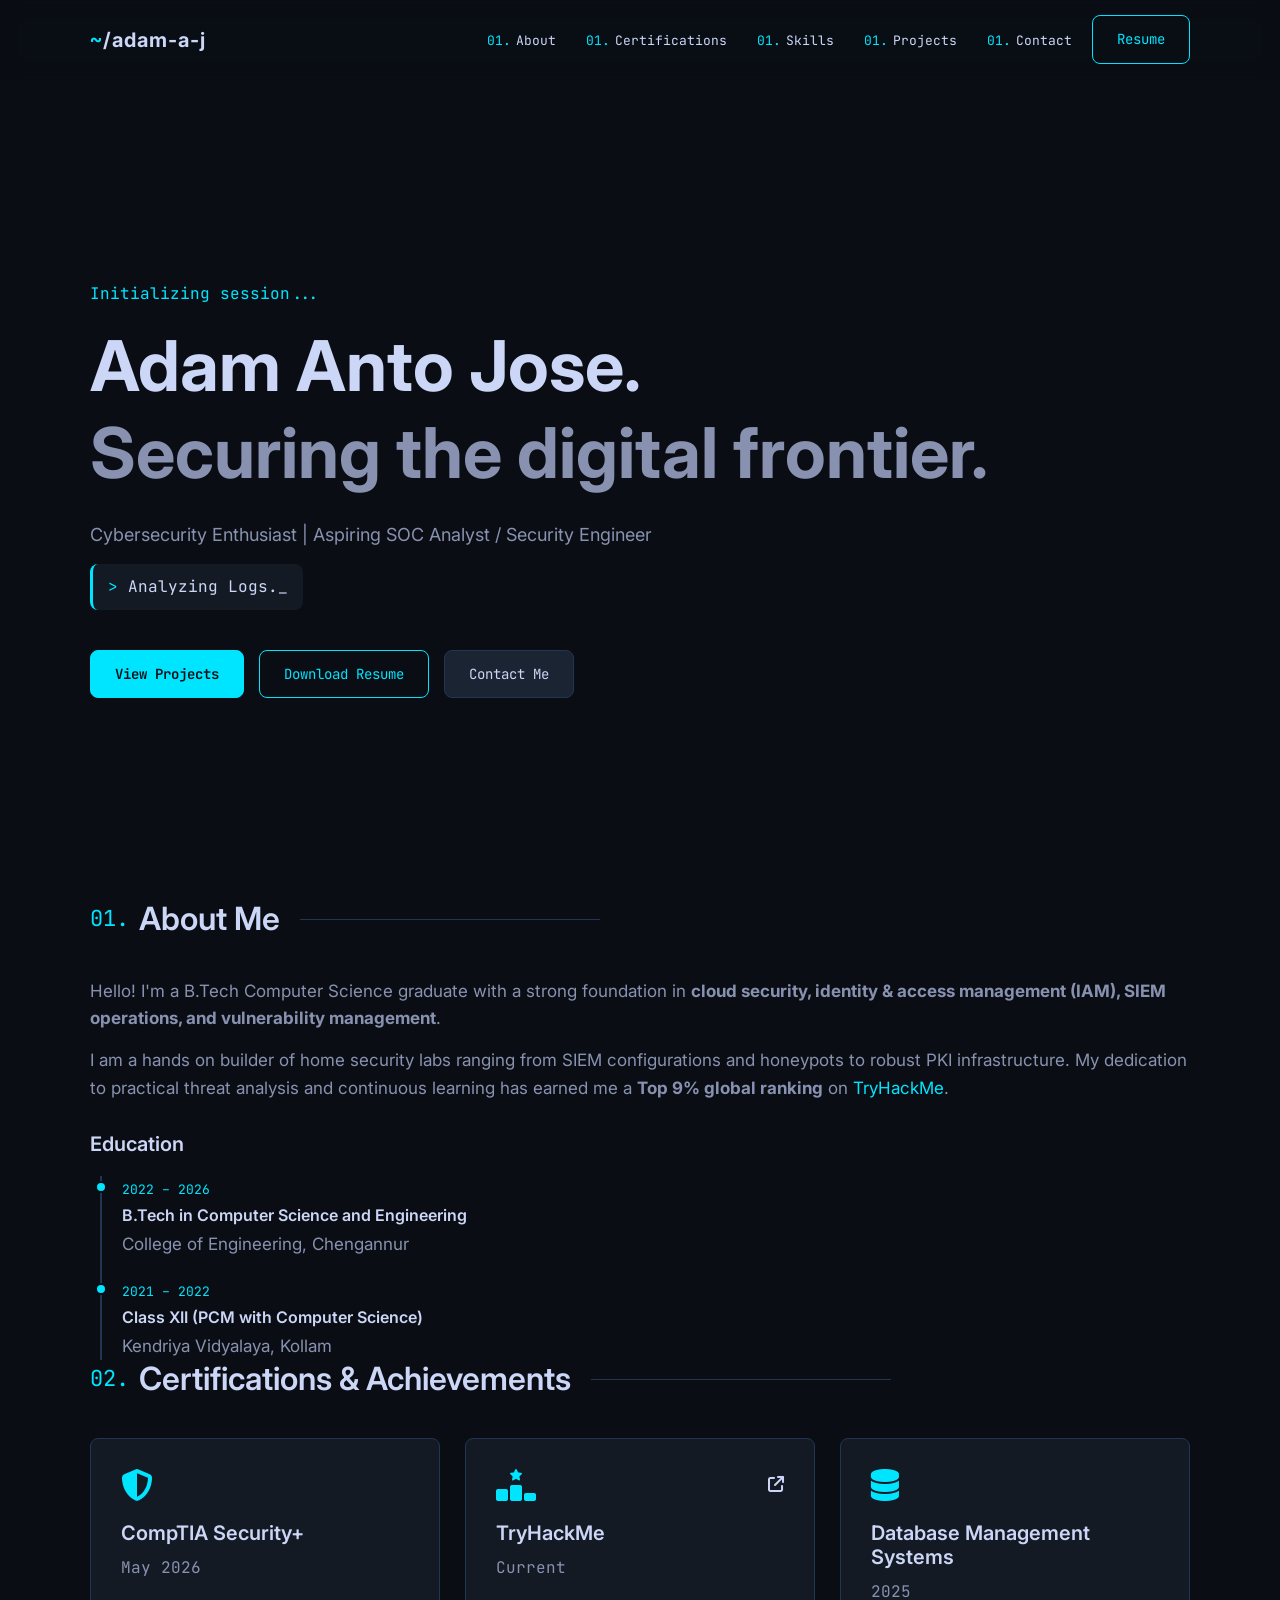
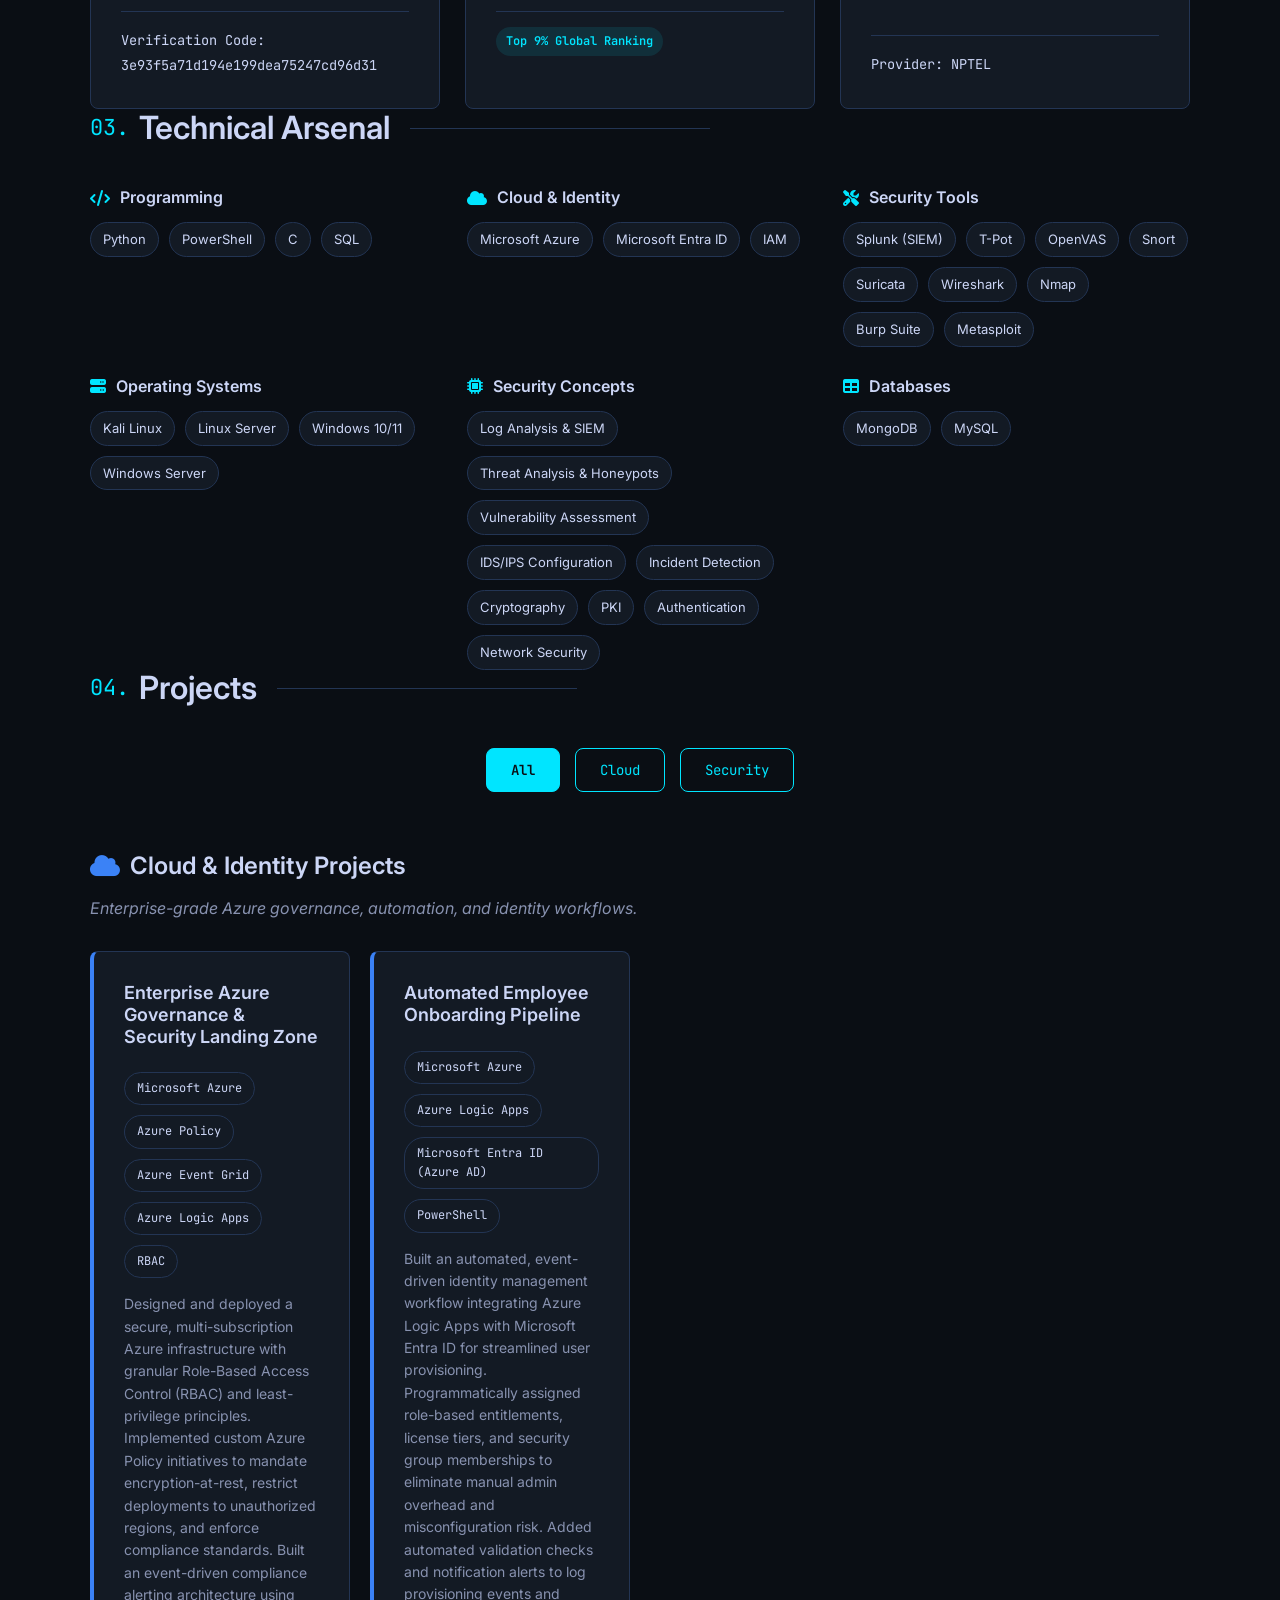
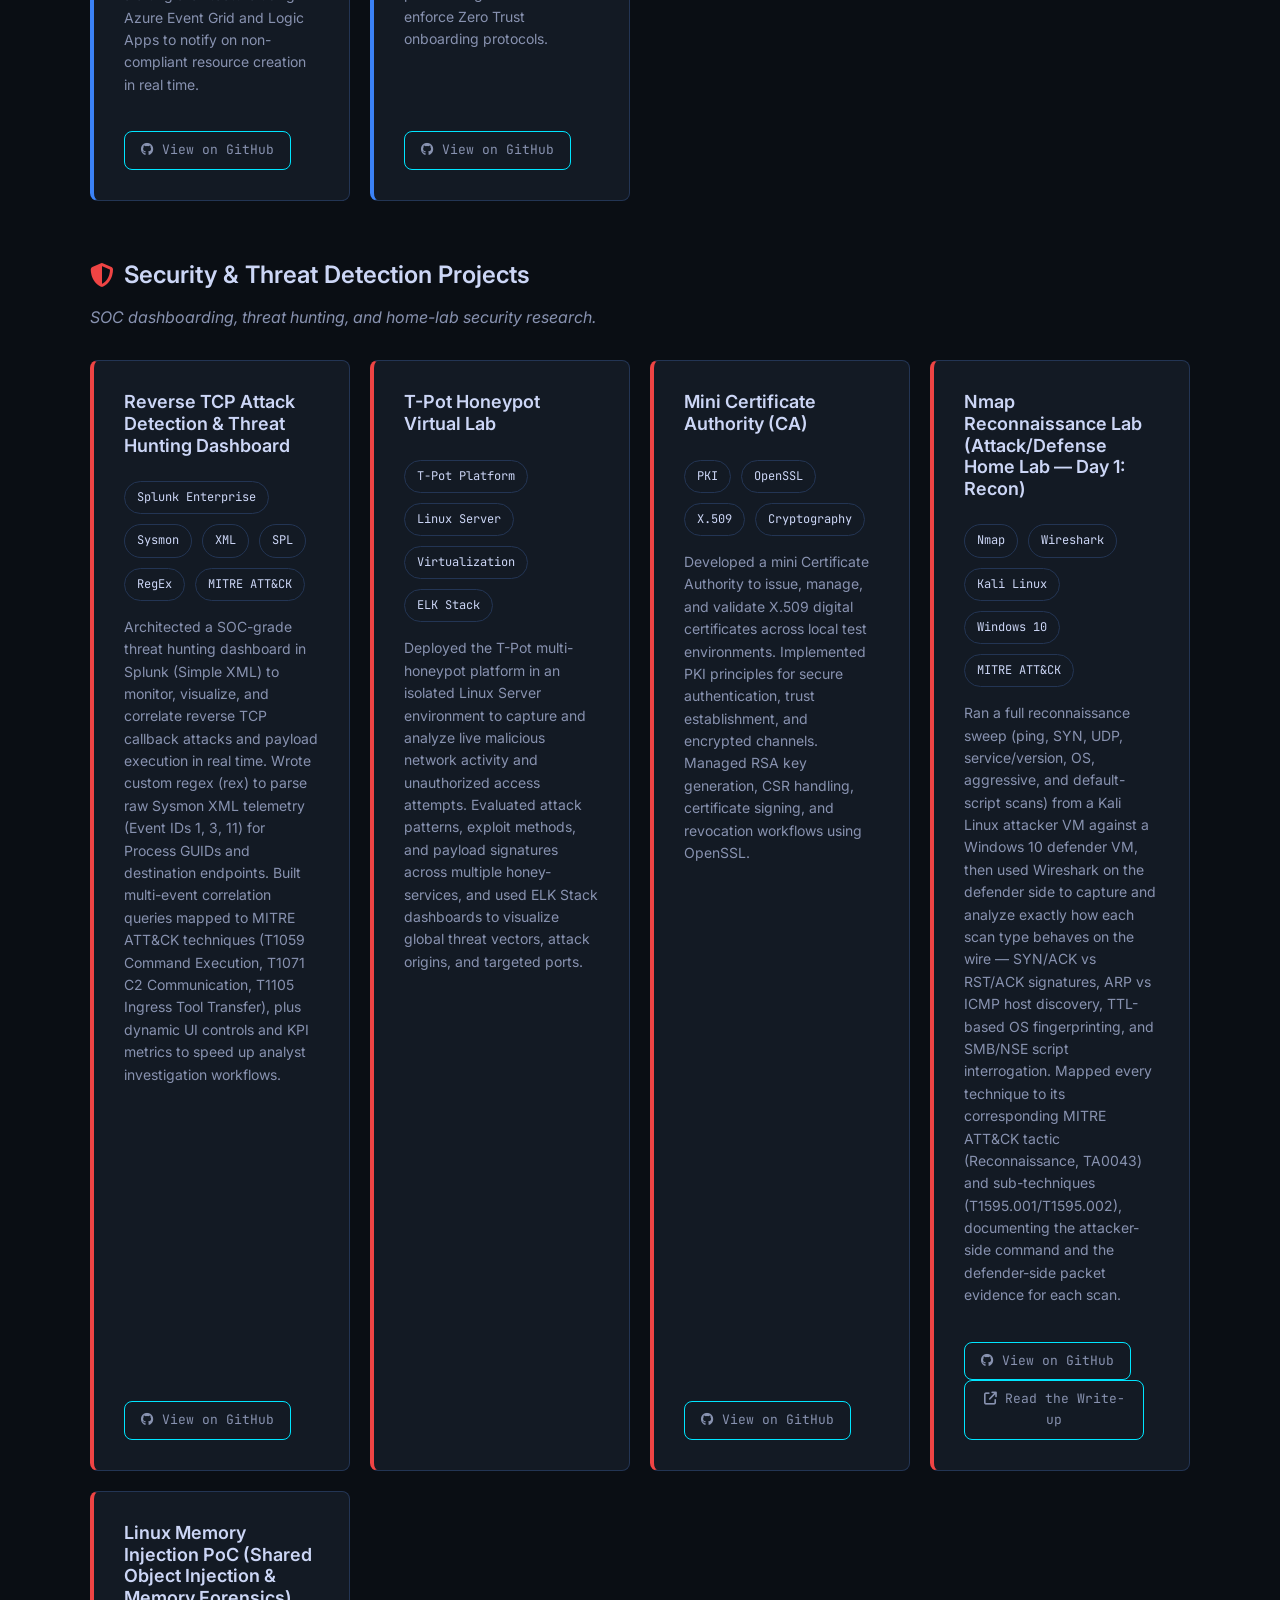
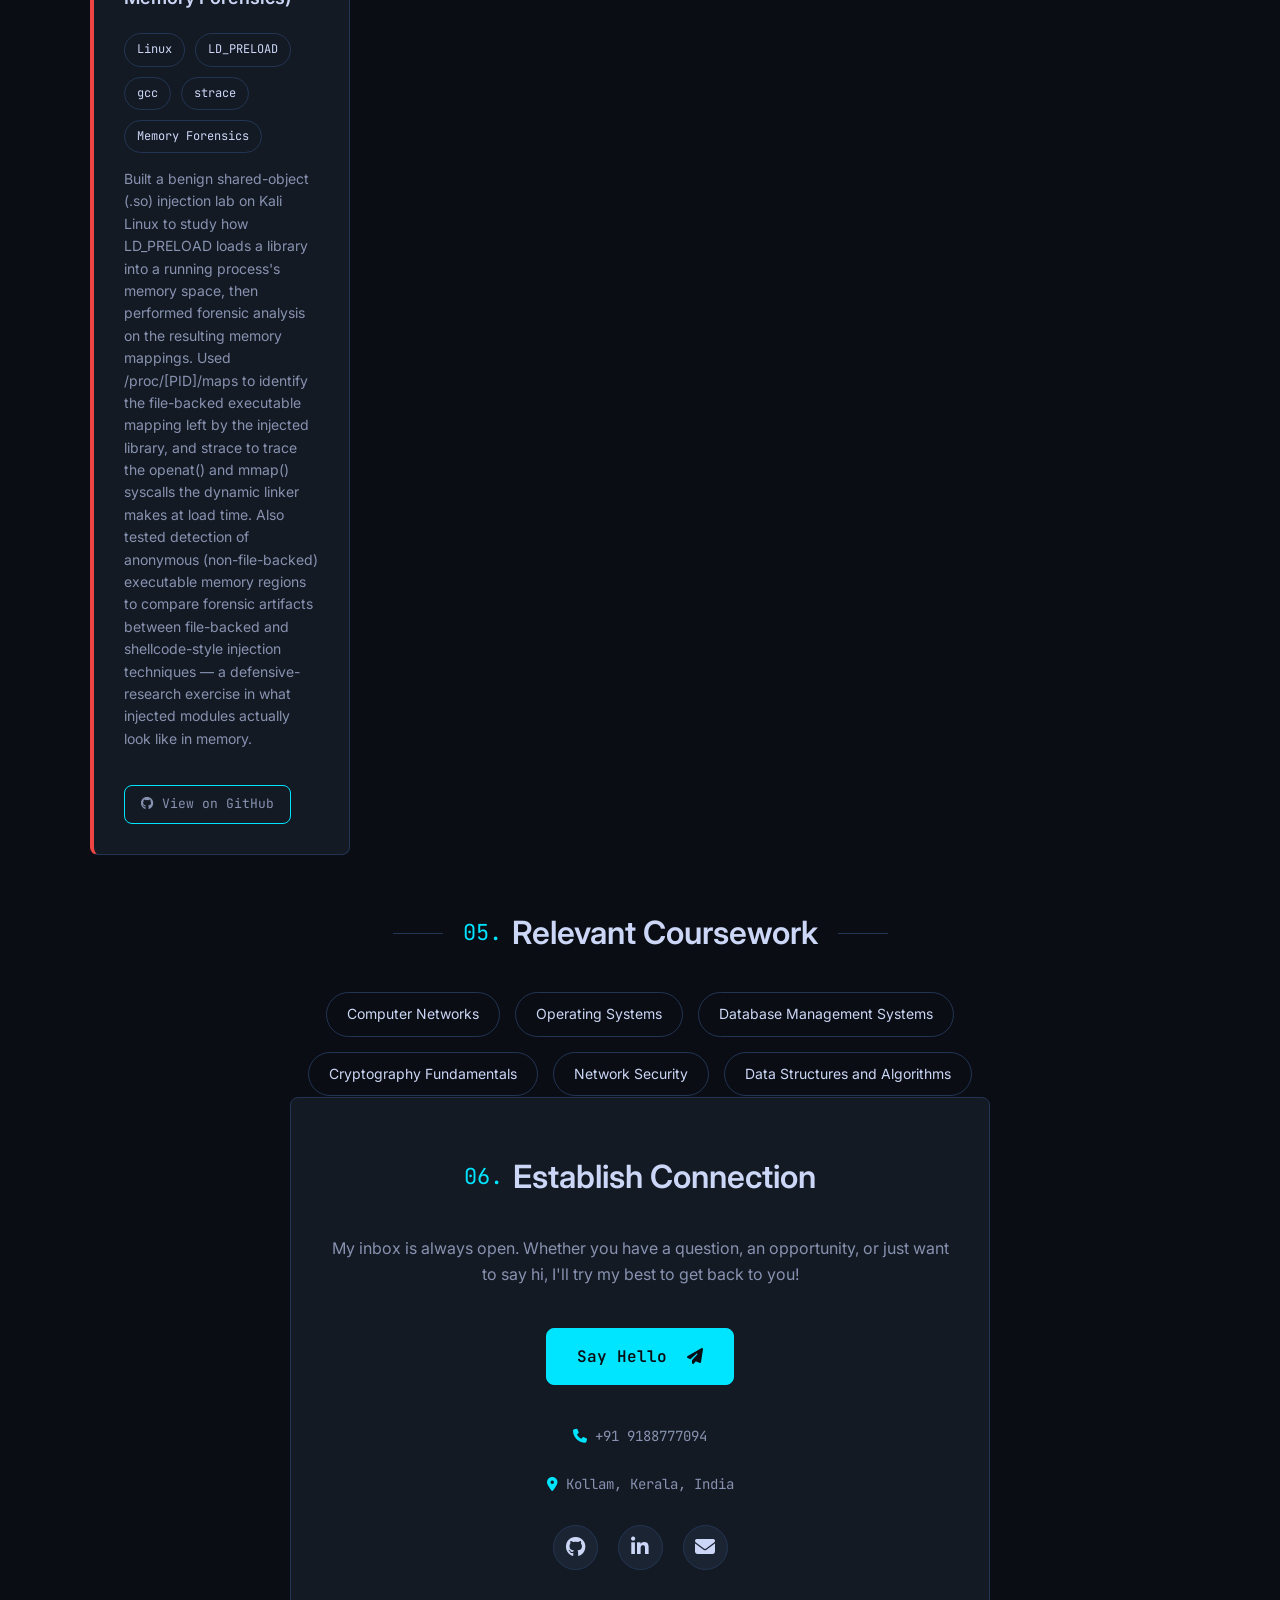
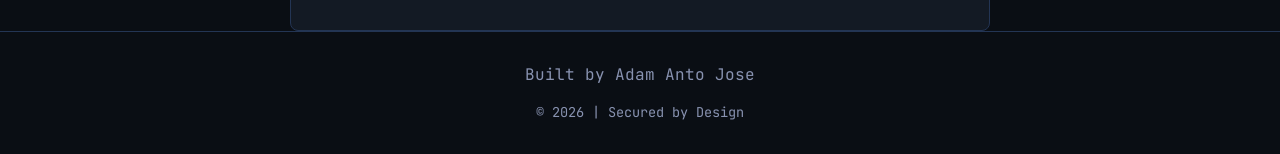
<file: index.html>
<!DOCTYPE html>
<html lang="en">

<head>
  <meta charset="UTF-8">
  <meta name="viewport" content="width=device-width, initial-scale=1.0">

  <!-- Google Analytics (gtag.js) -->
  <script async src="https://www.googletagmanager.com/gtag/js?id=G-5TRWCJ76HE"></script>
  <script>
    window.dataLayer = window.dataLayer || [];
    function gtag(){dataLayer.push(arguments);}
    gtag('js', new Date());

    gtag('config', 'G-5TRWCJ76HE');
  </script>

  <!-- SEO & Meta Tags -->
  <title>Adam Anto Jose | Cybersecurity Professional</title>
  <meta name="description"
        content="Portfolio of Adam Anto Jose - B.Tech Computer Science graduate with a strong foundation in cloud security, IAM, SIEM operations, and vulnerability management.">
  <!-- Open Graph -->
  <meta property="og:title" content="Adam Anto Jose | Cybersecurity Professional">
  <meta property="og:description" content="Cybersecurity Enthusiast | Aspiring SOC Analyst / Security Engineer">
  <meta property="og:type" content="website">

  <!-- Fonts -->
  <link rel="preconnect" href="https://fonts.googleapis.com">
  <link rel="preconnect" href="https://fonts.gstatic.com" crossorigin>
  <link
    href="https://fonts.googleapis.com/css2?family=Inter:wght@300;400;500;600;700&family=JetBrains+Mono:wght@400;500;700&display=swap"
    rel="stylesheet">

  <!-- FontAwesome -->
  <link rel="stylesheet" href="https://cdnjs.cloudflare.com/ajax/libs/font-awesome/6.4.0/css/all.min.css">

  <!-- Styles -->
  <link rel="stylesheet" href="style.css">
</head>

<body>

  <!-- Navigation -->
  <header id="navbar">
    <div class="nav-container main-grid">
      <a href="#hero" class="logo"><span class="mono accent">~</span>/adam-a-j</a>
      <button class="mobile-toggle" aria-label="Toggle menu">
        <i class="fa-solid fa-bars"></i>
      </button>
      <nav class="nav-links">
        <ol>
          <li><a href="#about">About</a></li>
          <li><a href="#certifications">Certifications</a></li>
          <li><a href="#skills">Skills</a></li>
          <li><a href="#projects">Projects</a></li>
          <li><a href="#contact">Contact</a></li>
        </ol>
        <a href="resume.pdf" class="btn btn-outline nav-btn" download>Resume</a>
      </nav>
    </div>
  </header>

  <main>
    <!-- Hero Section -->
    <section id="hero" class="main-grid">
      <div class="hero-content reveal fade-up">
        <p class="mono accent hero-greeting">Initializing session...</p>
        <h1 class="big-heading">Adam Anto Jose.</h1>
        <h2 class="big-heading muted">Securing the digital frontier.</h2>
        <div class="hero-bio">
          <p>Cybersecurity Enthusiast | Aspiring SOC Analyst / Security Engineer</p>
          <div class="terminal-text">
            <span class="mono accent">> </span><span id="typewriter" class="mono"></span>
          </div>
        </div>
        <div class="hero-cta">
          <a href="#projects" class="btn btn-primary">View Projects</a>
          <a href="Res.pdf" class="btn btn-outline" download>Download Resume</a>
          <a href="#contact" class="btn btn-secondary">Contact Me</a>
        </div>
      </div>
    </section>

    <!-- About Section -->
    <section id="about" class="main-grid">
      <h2 class="section-title reveal fade-right"><span class="mono accent">01.</span> About Me</h2>
      <div class="about-grid reveal fade-up">
        <div class="about-text">
          <p>Hello! I'm a B.Tech Computer Science graduate with a strong foundation in <strong>cloud security, identity &
              access management (IAM), SIEM operations, and vulnerability management</strong>.</p>
          <p>I am a hands on builder of home security labs ranging from SIEM configurations and honeypots to robust PKI
            infrastructure. My dedication to practical threat analysis and continuous learning has earned me a
            <strong>Top 9% global ranking</strong> on <a href="https://tryhackme.com/p/adamantojose" target="_blank"
              class="text-link">TryHackMe</a>.
          </p>

          <h3 class="subsection-title">Education</h3>
          <div class="timeline">
            <div class="timeline-item">
              <div class="timeline-marker"></div>
              <div class="timeline-content">
                <span class="mono date">2022 – 2026</span>
                <h4>B.Tech in Computer Science and Engineering</h4>
                <p>College of Engineering, Chengannur</p>
              </div>
            </div>
            <div class="timeline-item">
              <div class="timeline-marker"></div>
              <div class="timeline-content">
                <span class="mono date">2021 – 2022</span>
                <h4>Class XII (PCM with Computer Science)</h4>
                <p>Kendriya Vidyalaya, Kollam</p>
              </div>
            </div>
          </div>
        </div>
      </div>
    </section>

    <!-- Certifications Section -->
    <section id="certifications" class="main-grid">
      <h2 class="section-title reveal fade-right"><span class="mono accent">02.</span> Certifications & Achievements
      </h2>
      <div class="card-grid reveal fade-up">

        <div class="card cert-card">
          <div class="card-top">
            <i class="fa-solid fa-shield-halved fa-2x accent"></i>
          </div>
          <h3>CompTIA Security+</h3>
          <p class="mono date">May 2026</p>
          <div class="cert-code">
            <span class="mono sm-text">Verification Code:</span>
            <span class="mono sm-text m-0">3e93f5a71d194e199dea75247cd96d31</span>
          </div>
        </div>

        <div class="card cert-card">
          <div class="card-top">
            <i class="fa-solid fa-ranking-star fa-2x accent"></i>
            <a href="https://tryhackme.com/p/adamantojose" target="_blank" aria-label="TryHackMe Profile"><i
                class="fa-solid fa-arrow-up-right-from-square"></i></a>
          </div>
          <h3>TryHackMe</h3>
          <p class="mono date">Current</p>
          <div class="cert-code">
            <span class="badge">Top 9% Global Ranking</span>
          </div>
        </div>

        <div class="card cert-card">
          <div class="card-top">
            <i class="fa-solid fa-database fa-2x accent"></i>
          </div>
          <h3>Database Management Systems</h3>
          <p class="mono date">2025</p>
          <div class="cert-code">
            <span class="mono sm-text m-0">Provider: NPTEL</span>
          </div>
        </div>

      </div>
    </section>

    <!-- Skills Section -->
    <section id="skills" class="main-grid">
      <h2 class="section-title reveal fade-right"><span class="mono accent">03.</span> Technical Arsenal</h2>
      <div class="skills-grid reveal fade-up">

        <div class="skill-category">
          <h3><i class="fa-solid fa-code"></i> Programming</h3>
          <div class="pill-group">
            <span class="pill">Python</span>
            <span class="pill">PowerShell</span>
            <span class="pill">C</span>
            <span class="pill">SQL</span>
          </div>
        </div>

        <div class="skill-category">
          <h3><i class="fa-solid fa-cloud"></i> Cloud & Identity</h3>
          <div class="pill-group">
            <span class="pill">Microsoft Azure</span>
            <span class="pill">Microsoft Entra ID</span>
            <span class="pill">IAM</span>
          </div>
        </div>

        <div class="skill-category">
          <h3><i class="fa-solid fa-screwdriver-wrench"></i> Security Tools</h3>
          <div class="pill-group">
            <span class="pill">Splunk (SIEM)</span>
            <span class="pill">T-Pot</span>
            <span class="pill">OpenVAS</span>
            <span class="pill">Snort</span>
            <span class="pill">Suricata</span>
            <span class="pill">Wireshark</span>
            <span class="pill">Nmap</span>
            <span class="pill">Burp Suite</span>
            <span class="pill">Metasploit</span>
          </div>
        </div>

        <div class="skill-category">
          <h3><i class="fa-solid fa-server"></i> Operating Systems</h3>
          <div class="pill-group">
            <span class="pill">Kali Linux</span>
            <span class="pill">Linux Server</span>
            <span class="pill">Windows 10/11</span>
            <span class="pill">Windows Server</span>
          </div>
        </div>

        <div class="skill-category">
          <h3><i class="fa-solid fa-microchip"></i> Security Concepts</h3>
          <div class="pill-group">
            <span class="pill">Log Analysis & SIEM</span>
            <span class="pill">Threat Analysis & Honeypots</span>
            <span class="pill">Vulnerability Assessment</span>
            <span class="pill">IDS/IPS Configuration</span>
            <span class="pill">Incident Detection</span>
            <span class="pill">Cryptography</span>
            <span class="pill">PKI</span>
            <span class="pill">Authentication</span>
            <span class="pill">Network Security</span>
          </div>
        </div>

        <div class="skill-category">
          <h3><i class="fa-solid fa-table"></i> Databases</h3>
          <div class="pill-group">
            <span class="pill">MongoDB</span>
            <span class="pill">MySQL</span>
          </div>
        </div>

      </div>
    </section>

    <!-- Projects Section -->
    <section id="projects" class="main-grid">
      <h2 class="section-title reveal fade-right"><span class="mono accent">04.</span> Projects</h2>

      <div class="project-filters reveal fade-up"
        style="display: flex; gap: 15px; margin-bottom: 60px; justify-content: center; flex-wrap: wrap;">
        <button class="btn btn-primary filter-btn" data-filter="all">All</button>
        <button class="btn btn-outline filter-btn" data-filter="cloud">Cloud</button>
        <button class="btn btn-outline filter-btn" data-filter="security">Security</button>
      </div>

      <!-- ================= CLOUD & IDENTITY PROJECTS ================= -->
      <div class="project-category reveal fade-up" data-group="cloud" style="margin-bottom: 60px;">
        <h3 class="subsection-title"
          style="display: flex; align-items: center; gap: 10px; margin-bottom: 15px; font-size: 24px;">
          <i class="fa-solid fa-cloud" style="color: #3b82f6;"></i> Cloud & Identity Projects
        </h3>
        <p style="color: var(--text-muted); font-style: italic; margin-bottom: 30px;">Enterprise-grade Azure governance,
          automation, and identity workflows.</p>

        <div class="other-projects-grid">

          <div class="card simple-card" style="border-left: 4px solid #3b82f6;">
            <h3>Enterprise Azure Governance & Security Landing Zone</h3>
            <div class="pill-group wrap-group mt-15" style="margin: 15px 0;">
              <span class="pill mono-pill">Microsoft Azure</span>
              <span class="pill mono-pill">Azure Policy</span>
              <span class="pill mono-pill">Azure Event Grid</span>
              <span class="pill mono-pill">Azure Logic Apps</span>
              <span class="pill mono-pill">RBAC</span>
            </div>
            <p class="card-desc">Designed and deployed a secure, multi-subscription Azure infrastructure with granular
              Role-Based Access Control (RBAC) and least-privilege principles. Implemented custom Azure Policy
              initiatives to mandate encryption-at-rest, restrict deployments to unauthorized regions, and enforce
              compliance standards. Built an event-driven compliance alerting architecture using Azure Event Grid and
              Logic Apps to notify on non-compliant resource creation in real time.</p>
            <div class="project-links mt-links" style="margin-top: 20px;">
              <a href="https://github.com/adamaj44/azure-enterprise-governance-landingzone" target="_blank"
                class="btn btn-outline sm-text" style="padding: 8px 16px; font-size: 13px;"><i
                  class="fa-brands fa-github"></i> View on GitHub</a>
            </div>
          </div>

          <div class="card simple-card" style="border-left: 4px solid #3b82f6;">
            <h3>Automated Employee Onboarding Pipeline</h3>
            <div class="pill-group wrap-group mt-15" style="margin: 15px 0;">
              <span class="pill mono-pill">Microsoft Azure</span>
              <span class="pill mono-pill">Azure Logic Apps</span>
              <span class="pill mono-pill">Microsoft Entra ID (Azure AD)</span>
              <span class="pill mono-pill">PowerShell</span>
            </div>
            <p class="card-desc">Built an automated, event-driven identity management workflow integrating Azure Logic
              Apps with Microsoft Entra ID for streamlined user provisioning. Programmatically assigned role-based
              entitlements, license tiers, and security group memberships to eliminate manual admin overhead and
              misconfiguration risk. Added automated validation checks and notification alerts to log provisioning
              events and enforce Zero Trust onboarding protocols.</p>
            <div class="project-links mt-links" style="margin-top: 20px;">
              <a href="https://github.com/adamaj44/azure-employee-onboarding-automator" target="_blank"
                class="btn btn-outline sm-text" style="padding: 8px 16px; font-size: 13px;"><i
                  class="fa-brands fa-github"></i> View on GitHub</a>
            </div>
          </div>

        </div>
      </div>

      <!-- ================= SECURITY & THREAT DETECTION PROJECTS ================= -->
      <div class="project-category reveal fade-up" data-group="security" style="margin-bottom: 60px;">
        <h3 class="subsection-title"
          style="display: flex; align-items: center; gap: 10px; margin-bottom: 15px; font-size: 24px;">
          <i class="fa-solid fa-shield-halved" style="color: #ef4444;"></i> Security & Threat Detection Projects
        </h3>
        <p style="color: var(--text-muted); font-style: italic; margin-bottom: 30px;">SOC dashboarding, threat hunting,
          and home-lab security research.</p>

        <div class="other-projects-grid">

          <div class="card simple-card" style="border-left: 4px solid #ef4444;">
            <h3>Reverse TCP Attack Detection & Threat Hunting Dashboard</h3>
            <div class="pill-group wrap-group mt-15" style="margin: 15px 0;">
              <span class="pill mono-pill">Splunk Enterprise</span>
              <span class="pill mono-pill">Sysmon</span>
              <span class="pill mono-pill">XML</span>
              <span class="pill mono-pill">SPL</span>
              <span class="pill mono-pill">RegEx</span>
              <span class="pill mono-pill">MITRE ATT&CK</span>
            </div>
            <p class="card-desc">Architected a SOC-grade threat hunting dashboard in Splunk (Simple XML) to monitor,
              visualize, and correlate reverse TCP callback attacks and payload execution in real time. Wrote custom
              regex (rex) to parse raw Sysmon XML telemetry (Event IDs 1, 3, 11) for Process GUIDs and destination
              endpoints. Built multi-event correlation queries mapped to MITRE ATT&CK techniques (T1059 Command
              Execution, T1071 C2 Communication, T1105 Ingress Tool Transfer), plus dynamic UI controls and KPI metrics
              to speed up analyst investigation workflows.</p>
            <div class="project-links mt-links" style="margin-top: 20px;">
              <a href="https://github.com/adamaj44/SOC-Threat-Hunting-Lab-Reverse-TCP-Attack-Investigation"
                target="_blank" class="btn btn-outline sm-text" style="padding: 8px 16px; font-size: 13px;"><i
                  class="fa-brands fa-github"></i> View on GitHub</a>
            </div>
          </div>

          <div class="card simple-card" style="border-left: 4px solid #ef4444;">
            <h3>T-Pot Honeypot Virtual Lab</h3>
            <div class="pill-group wrap-group mt-15" style="margin: 15px 0;">
              <span class="pill mono-pill">T-Pot Platform</span>
              <span class="pill mono-pill">Linux Server</span>
              <span class="pill mono-pill">Virtualization</span>
              <span class="pill mono-pill">ELK Stack</span>
            </div>
            <p class="card-desc">Deployed the T-Pot multi-honeypot platform in an isolated Linux Server environment to
              capture and analyze live malicious network activity and unauthorized access attempts. Evaluated attack
              patterns, exploit methods, and payload signatures across multiple honey-services, and used ELK Stack
              dashboards to visualize global threat vectors, attack origins, and targeted ports.</p>
          </div>

          <div class="card simple-card" style="border-left: 4px solid #ef4444;">
            <h3>Mini Certificate Authority (CA)</h3>
            <div class="pill-group wrap-group mt-15" style="margin: 15px 0;">
              <span class="pill mono-pill">PKI</span>
              <span class="pill mono-pill">OpenSSL</span>
              <span class="pill mono-pill">X.509</span>
              <span class="pill mono-pill">Cryptography</span>
            </div>
            <p class="card-desc">Developed a mini Certificate Authority to issue, manage, and validate X.509 digital
              certificates across local test environments. Implemented PKI principles for secure authentication, trust
              establishment, and encrypted channels. Managed RSA key generation, CSR handling, certificate signing, and
              revocation workflows using OpenSSL.</p>
            <div class="project-links mt-links" style="margin-top: 20px;">
              <a href="https://github.com/adamaj44/Mini_CA" target="_blank" class="btn btn-outline sm-text"
                style="padding: 8px 16px; font-size: 13px;"><i class="fa-brands fa-github"></i> View on GitHub</a>
            </div>
          </div>

          <div class="card simple-card" style="border-left: 4px solid #ef4444;">
            <h3>Nmap Reconnaissance Lab (Attack/Defense Home Lab — Day 1: Recon)</h3>
            <div class="pill-group wrap-group mt-15" style="margin: 15px 0;">
              <span class="pill mono-pill">Nmap</span>
              <span class="pill mono-pill">Wireshark</span>
              <span class="pill mono-pill">Kali Linux</span>
              <span class="pill mono-pill">Windows 10</span>
              <span class="pill mono-pill">MITRE ATT&CK</span>
            </div>
            <p class="card-desc">Ran a full reconnaissance sweep (ping, SYN, UDP, service/version, OS, aggressive, and
              default-script scans) from a Kali Linux attacker VM against a Windows 10 defender VM, then used Wireshark
              on the defender side to capture and analyze exactly how each scan type behaves on the wire — SYN/ACK vs
              RST/ACK signatures, ARP vs ICMP host discovery, TTL-based OS fingerprinting, and SMB/NSE script
              interrogation. Mapped every technique to its corresponding MITRE ATT&CK tactic (Reconnaissance, TA0043)
              and sub-techniques (T1595.001/T1595.002), documenting the attacker-side command and the defender-side
              packet evidence for each scan.</p>
            <div class="project-links mt-links" style="margin-top: 20px;">
              <a href="https://github.com/adamaj44/nmap-reconnaissance-lab" target="_blank"
                class="btn btn-outline sm-text" style="padding: 8px 16px; font-size: 13px;"><i
                  class="fa-brands fa-github"></i> View on GitHub</a>
              <a href="https://medium.com/@adamantojose/day-1-reconnaissance-how-i-scanned-my-own-network-and-got-caught-3c83202ce12e"
                target="_blank" class="btn btn-outline sm-text" style="padding: 8px 16px; font-size: 13px;"><i
                  class="fa-solid fa-arrow-up-right-from-square"></i> Read the Write-up</a>
            </div>
          </div>

          <div class="card simple-card" style="border-left: 4px solid #ef4444;">
            <h3>Linux Memory Injection PoC (Shared Object Injection & Memory Forensics)</h3>
            <div class="pill-group wrap-group mt-15" style="margin: 15px 0;">
              <span class="pill mono-pill">Linux</span>
              <span class="pill mono-pill">LD_PRELOAD</span>
              <span class="pill mono-pill">gcc</span>
              <span class="pill mono-pill">strace</span>
              <span class="pill mono-pill">Memory Forensics</span>
            </div>
            <p class="card-desc">Built a benign shared-object (.so) injection lab on Kali Linux to study how LD_PRELOAD
              loads a library into a running process's memory space, then performed forensic analysis on the resulting
              memory mappings. Used /proc/[PID]/maps to identify the file-backed executable mapping left by the injected
              library, and strace to trace the openat() and mmap() syscalls the dynamic linker makes at load time. Also
              tested detection of anonymous (non-file-backed) executable memory regions to compare forensic artifacts
              between file-backed and shellcode-style injection techniques — a defensive-research exercise in what
              injected modules actually look like in memory.</p>
            <div class="project-links mt-links" style="margin-top: 20px;">
              <a href="https://github.com/adamaj44/Linux-Memory-Injection-PoC" target="_blank"
                class="btn btn-outline sm-text" style="padding: 8px 16px; font-size: 13px;"><i
                  class="fa-brands fa-github"></i> View on GitHub</a>
            </div>
          </div>

        </div>
      </div>

    </section>

    <!-- Coursework Section -->
    <section id="coursework" class="main-grid">
      <div class="reveal fade-up center-layout">
        <h2 class="section-title"><span class="mono accent">05.</span> Relevant Coursework</h2>
        <div class="course-list">
          <span class="outline-pill">Computer Networks</span>
          <span class="outline-pill">Operating Systems</span>
          <span class="outline-pill">Database Management Systems</span>
          <span class="outline-pill">Cryptography Fundamentals</span>
          <span class="outline-pill">Network Security</span>
          <span class="outline-pill">Data Structures and Algorithms</span>
        </div>
      </div>
    </section>

    <!-- Contact Section -->
    <section id="contact" class="main-grid">
      <div class="contact-card reveal fade-up">
        <h2 class="section-title"><span class="mono accent">06.</span> Establish Connection</h2>
        <p class="contact-desc">My inbox is always open. Whether you have a question, an opportunity, or just want to
          say hi, I'll try my best to get back to you!</p>

        <div class="contact-links">
          <a href="mailto:adamantojose@gmail.com" class="btn btn-primary lg-btn">Say Hello <i
              class="fa-solid fa-paper-plane"></i></a>
        </div>

        <div class="contact-info">
          <p><i class="fa-solid fa-phone accent"></i> +91 9188777094</p>
          <p><i class="fa-solid fa-location-dot accent"></i> Kollam, Kerala, India</p>
        </div>

        <div class="social-links-lg">
          <a href="https://github.com/adamaj44" target="_blank" aria-label="GitHub"><i
              class="fa-brands fa-github"></i></a>
          <a href="https://www.linkedin.com/in/adam-anto-jose-2b1365224/" target="_blank" aria-label="LinkedIn"><i
              class="fa-brands fa-linkedin-in"></i></a>
          <a href="mailto:adamantojose@gmail.com" aria-label="Email"><i class="fa-solid fa-envelope"></i></a>
        </div>
      </div>
    </section>
  </main>

  <footer>
    <div class="footer-content mono">
      <p>Built by Adam Anto Jose</p>
      <p class="sm-text muted">&copy; 2026 | Secured by Design</p>
    </div>
  </footer>

  <script src="script.js"></script>
</body>

</html>
</file>
<file: style.css>
/* ==========================================================================
   CSS Variables & Theme Configuration
   ========================================================================== */
:root {
   /* Dark mode color palette */
   --bg-primary: #0a0e14;
   --bg-secondary: #131a24;
   --bg-tertiary: #1b2432;
   --accent: #00e5ff;
   /* Cyan/Electric Blue for tech/security vibe */
   --accent-tint: rgba(0, 229, 255, 0.1);
   --accent-glow: rgba(0, 229, 255, 0.25);
   --text-main: #ccd6f6;
   --text-muted: #8892b0;
   --text-dark: #0a0e14;
   --border-color: #233554;

   /* Typography */
   --font-sans: 'Inter', system-ui, -apple-system, sans-serif;
   --font-mono: 'JetBrains Mono', 'Fira Code', monospace;

   /* Spacing */
   --nav-height: 80px;
   --section-padding: 100px 0;
   --border-radius: 8px;
   --transition: all 0.3s cubic-bezier(0.645, 0.045, 0.355, 1);
}

/* ==========================================================================
   Reset & Global Styles
   ========================================================================== */
* {
   margin: 0;
   padding: 0;
   box-sizing: border-box;
}

html {
   scroll-behavior: smooth;
   scrollbar-width: thin;
   scrollbar-color: var(--border-color) var(--bg-primary);
}

::-webkit-scrollbar {
   width: 10px;
}

::-webkit-scrollbar-track {
   background: var(--bg-primary);
}

::-webkit-scrollbar-thumb {
   background: var(--border-color);
   border-radius: 5px;
}

::-webkit-scrollbar-thumb:hover {
   background: var(--text-muted);
}

body {
   background-color: var(--bg-primary);
   color: var(--text-main);
   font-family: var(--font-sans);
   line-height: 1.6;
   font-size: 16px;
   overflow-x: hidden;
}

/* Typography Utilities */
h1,
h2,
h3,
h4,
h5,
h6 {
   color: var(--text-main);
   font-weight: 600;
   line-height: 1.2;
}

a {
   color: inherit;
   text-decoration: none;
   transition: var(--transition);
}

p {
   color: var(--text-muted);
   margin-bottom: 15px;
}

p:last-child {
   margin-bottom: 0;
}

.mono {
   font-family: var(--font-mono);
}

.accent {
   color: var(--accent);
}

.muted {
   color: var(--text-muted);
}

.sm-text {
   font-size: 0.85rem;
}

.m-0 {
   margin: 0;
}

.center-text {
   text-align: center;
}

.section-title {
   display: flex;
   align-items: center;
   font-size: clamp(26px, 5vw, 32px);
   margin-bottom: 40px;
   white-space: nowrap;
}

.section-title .mono {
   font-size: clamp(18px, 3vw, 22px);
   font-weight: 400;
   margin-right: 10px;
}

.section-title::after {
   content: "";
   display: block;
   width: 100%;
   height: 1px;
   margin-left: 20px;
   background-color: var(--border-color);
   max-width: 300px;
}

.text-link {
   color: var(--accent);
   position: relative;
   text-decoration: underline;
   text-decoration-color: transparent;
}

.text-link:hover {
   text-decoration-color: var(--accent);
}

/* Layout Containers */
.main-grid {
   max-width: 1200px;
   margin: 0 auto;
   padding: 0 50px;
}

section {
   padding: var(--section-padding);
}

/* ==========================================================================
   Buttons
   ========================================================================== */
.btn {
   display: inline-block;
   font-family: var(--font-mono);
   font-size: 14px;
   padding: 12px 24px;
   border-radius: var(--border-radius);
   cursor: pointer;
   text-align: center;
}

.btn-primary {
   background-color: var(--accent);
   color: var(--bg-primary);
   border: 1px solid var(--accent);
   font-weight: 600;
}

.btn-primary:hover {
   background-color: transparent;
   color: var(--accent);
   box-shadow: 0 0 15px var(--accent-glow);
}

.btn-secondary {
   background-color: var(--bg-tertiary);
   color: var(--text-main);
   border: 1px solid var(--border-color);
}

.btn-secondary:hover {
   border-color: var(--text-muted);
}

.btn-outline {
   background-color: transparent;
   color: var(--accent);
   border: 1px solid var(--accent);
}

.btn-outline:hover {
   background-color: var(--accent-tint);
   box-shadow: 0 0 10px var(--accent-glow);
}

/* ==========================================================================
   Navigation
   ========================================================================== */
header {
   position: fixed;
   top: 0;
   width: 100%;
   height: var(--nav-height);
   background-color: rgba(10, 14, 20, 0.85);
   backdrop-filter: blur(10px);
   -webkit-backdrop-filter: blur(10px);
   z-index: 100;
   transition: var(--transition);
   border-bottom: 1px solid transparent;
}

header.scrolled {
   border-bottom: 1px solid var(--bg-secondary);
   box-shadow: 0 10px 30px -10px rgba(0, 0, 0, 0.5);
   height: calc(var(--nav-height) - 10px);
}

.nav-container {
   display: flex;
   justify-content: space-between;
   align-items: center;
   height: 100%;
}

.logo {
   font-size: 20px;
   font-weight: 700;
   letter-spacing: 1px;
}

.nav-links ol {
   display: flex;
   align-items: center;
   list-style: none;
   gap: 30px;
   margin-right: 20px;
}

.nav-links ol li a {
   font-family: var(--font-mono);
   font-size: 13px;
   color: var(--text-main);
   counter-increment: nav-item;
}

.nav-links ol li a::before {
   content: "0" counter(nav-item) ".";
   color: var(--accent);
   margin-right: 5px;
}

.nav-links ol li a:hover,
.nav-links ol li a.active {
   color: var(--accent);
}

.nav-links {
   display: flex;
   align-items: center;
}

.mobile-toggle {
   display: none;
   background: none;
   border: none;
   color: var(--accent);
   font-size: 24px;
   cursor: pointer;
   z-index: 101;
}

/* ==========================================================================
   Hero Section
   ========================================================================== */
#hero {
   min-height: 100vh;
   display: flex;
   flex-direction: column;
   justify-content: center;
   padding-top: var(--nav-height);
}

.hero-greeting {
   margin-bottom: 20px;
   font-size: 16px;
}

.big-heading {
   font-size: clamp(40px, 8vw, 70px);
   font-weight: 700;
   line-height: 1.1;
   margin-bottom: 10px;
}

.hero-bio {
   max-width: 600px;
   margin-top: 30px;
   margin-bottom: 40px;
}

.hero-bio p {
   font-size: 18px;
   margin-bottom: 15px;
}

.terminal-text {
   font-size: 16px;
   background: var(--bg-secondary);
   padding: 10px 15px;
   border-radius: var(--border-radius);
   border-left: 3px solid var(--accent);
   display: inline-block;
   min-height: 44px;
}

#typewriter::after {
   content: '_';
   animation: blink 1s step-end infinite;
}

@keyframes blink {

   0%,
   100% {
      opacity: 1;
   }

   50% {
      opacity: 0;
   }
}

.hero-cta {
   display: flex;
   gap: 15px;
   flex-wrap: wrap;
}

/* ==========================================================================
   About Section
   ========================================================================== */
.about-grid {
   display: block;
   margin-top: 30px;
}

.about-text p {
   font-size: 17px;
}

.subsection-title {
   margin: 30px 0 20px;
   font-size: 20px;
}

.timeline {
   display: flex;
   flex-direction: column;
   gap: 20px;
   border-left: 2px solid var(--border-color);
   padding-left: 20px;
   margin-left: 10px;
}

.timeline-item {
   position: relative;
}

.timeline-marker {
   position: absolute;
   left: -27px;
   top: 5px;
   width: 12px;
   height: 12px;
   border-radius: 50%;
   background-color: var(--accent);
   border: 2px solid var(--bg-primary);
}

.timeline-content h4 {
   color: var(--text-bright);
   font-size: 16px;
   margin: 5px 0;
}

.timeline-content .date {
   color: var(--accent);
   font-size: 13px;
}



/* ==========================================================================
   Certifications
   ========================================================================== */
.card-grid {
   display: grid;
   grid-template-columns: repeat(auto-fill, minmax(300px, 1fr));
   gap: 25px;
}

.card {
   background-color: var(--bg-secondary);
   border: 1px solid var(--border-color);
   border-radius: var(--border-radius);
   padding: 30px;
   transition: var(--transition);
   position: relative;
   overflow: hidden;
   display: flex;
   flex-direction: column;
}

.card::before {
   content: "";
   position: absolute;
   top: 0;
   left: 0;
   width: 100%;
   height: 3px;
   background: var(--accent);
   transform: scaleX(0);
   transform-origin: left;
   transition: transform 0.3s ease;
}

.card:hover {
   transform: translateY(-5px);
   box-shadow: 0 10px 30px -15px var(--bg-secondary);
   border-color: var(--accent);
}

.card:hover::before {
   transform: scaleX(1);
}

.card-top {
   display: flex;
   justify-content: space-between;
   align-items: center;
   margin-bottom: 20px;
}

.cert-card h3 {
   font-size: 20px;
   margin-bottom: 10px;
}

.cert-code {
   margin-top: 15px;
   padding-top: 15px;
   border-top: 1px solid var(--border-color);
}

.badge {
   display: inline-block;
   background-color: var(--accent-tint);
   color: var(--accent);
   padding: 5px 10px;
   border-radius: 20px;
   font-size: 12px;
   font-weight: 600;
   font-family: var(--font-mono);
}

/* ==========================================================================
   Skills
   ========================================================================== */
.skills-grid {
   display: grid;
   grid-template-columns: repeat(auto-fit, minmax(280px, 1fr));
   gap: 30px;
}

.skill-category h3 {
   font-size: 16px;
   margin-bottom: 15px;
   display: flex;
   align-items: center;
   gap: 10px;
   color: var(--text-main);
}

.skill-category h3 i {
   color: var(--accent);
}

.pill-group {
   display: flex;
   flex-wrap: wrap;
   gap: 10px;
}

.pill {
   background-color: var(--bg-secondary);
   border: 1px solid var(--border-color);
   color: var(--text-main);
   padding: 6px 12px;
   border-radius: 20px;
   font-size: 13px;
   transition: var(--transition);
}

.pill:hover {
   border-color: var(--accent);
   color: var(--accent);
}

/* ==========================================================================
   Projects
   ========================================================================== */
.featured-project {
   display: grid;
   grid-template-columns: repeat(12, 1fr);
   align-items: center;
   gap: 20px;
   margin-bottom: 80px;
}

.project-content {
   grid-column: 1 / 7;
   position: relative;
   z-index: 2;
}

.featured-project.reverse .project-content {
   grid-column: 7 / -1;
   text-align: right;
}

.featured-project.reverse .project-image-box {
   grid-column: 1 / 8;
}

.featured-project.reverse .pill-group {
   justify-content: flex-end;
}

.project-image-box {
   grid-column: 6 / -1;
   position: relative;
   z-index: 1;
}

.project-overline {
   font-size: 13px;
   margin-bottom: 5px;
}

.project-title {
   font-size: clamp(24px, 5vw, 28px);
   margin-bottom: 20px;
}

.project-description {
   background-color: var(--bg-tertiary);
   padding: 25px;
   border-radius: var(--border-radius);
   border: 1px solid var(--border-color);
   box-shadow: 0 10px 30px -15px rgba(0, 0, 0, 0.5);
   margin-bottom: 20px;
   color: var(--text-main);
   transition: var(--transition);
}

.project-description:hover {
   border-color: var(--accent-tint);
}

.mono-pill {
   font-family: var(--font-mono);
   font-size: 12px;
   background-color: transparent;
   border-color: var(--border-color);
}

.wrap-group {
   margin-bottom: 20px;
}

.project-links a {
   color: var(--text-muted);
   margin-right: 15px;
}

.project-links a:hover {
   color: var(--accent);
}

.terminal-mockup {
   background-color: #000;
   border-radius: var(--border-radius);
   border: 1px solid var(--border-color);
   overflow: hidden;
   box-shadow: 0 10px 30px -15px rgba(0, 0, 0, 0.7);
   opacity: 0.8;
   transition: var(--transition);
}

.terminal-mockup:hover {
   opacity: 1;
   transform: translateY(-2px);
   border-color: var(--accent-tint);
}

.terminal-header {
   background-color: var(--bg-secondary);
   padding: 10px 15px;
   border-bottom: 1px solid var(--border-color);
   display: flex;
   gap: 8px;
}

.dot {
   width: 12px;
   height: 12px;
   border-radius: 50%;
}

.red {
   background-color: #ff5f56;
}

.yellow {
   background-color: #ffbd2e;
}

.green {
   background-color: #27c93f;
}

.terminal-body {
   padding: 20px;
   font-size: 13px;
   color: var(--text-main);
   line-height: 1.4;
}

.mt-repo {
   margin-top: 60px;
   margin-bottom: 40px;
}

.other-projects-grid {
   display: grid;
   grid-template-columns: repeat(auto-fill, minmax(250px, 1fr));
   gap: 20px;
}

.simple-card .card-top.flex-between {
   margin-bottom: 30px;
}

.simple-card h3 {
   font-size: 18px;
   margin-bottom: 10px;
}

.card-desc {
   font-size: 14px;
   flex-grow: 1;
}

.tech-list {
   font-size: 12px;
   color: var(--text-muted);
   margin-top: 20px;
}

/* ==========================================================================
   Coursework
   ========================================================================== */
.center-layout {
   display: flex;
   flex-direction: column;
   align-items: center;
   text-align: center;
}

.center-layout .section-title::after,
.center-layout .section-title::before {
   content: "";
   display: block;
   width: 50px;
   height: 1px;
   background-color: var(--border-color);
   margin: 0 20px;
}

.course-list {
   display: flex;
   flex-wrap: wrap;
   justify-content: center;
   gap: 15px;
   max-width: 800px;
}

.outline-pill {
   border: 1px solid var(--border-color);
   padding: 10px 20px;
   border-radius: 30px;
   font-size: 14px;
   color: var(--text-main);
   transition: var(--transition);
}

.outline-pill:hover {
   background-color: var(--bg-secondary);
   border-color: var(--accent);
   color: var(--accent);
}

/* ==========================================================================
   Contact
   ========================================================================== */
.contact-card {
   background-color: var(--bg-secondary);
   border: 1px solid var(--border-color);
   border-radius: var(--border-radius);
   padding: 60px 40px;
   text-align: center;
   max-width: 700px;
   margin: 0 auto;
}

.contact-card .section-title {
   justify-content: center;
}

.contact-card .section-title::after {
   display: none;
}

.contact-desc {
   margin-bottom: 40px;
   font-size: 16px;
}

.contact-links {
   margin-bottom: 40px;
}

.lg-btn {
   font-size: 16px;
   padding: 15px 30px;
}

.lg-btn i {
   margin-left: 10px;
}

.contact-info {
   display: flex;
   flex-direction: column;
   gap: 10px;
   margin-bottom: 30px;
   font-family: var(--font-mono);
   font-size: 14px;
}

.social-links-lg {
   display: flex;
   justify-content: center;
   gap: 20px;
}

.social-links-lg a {
   display: flex;
   align-items: center;
   justify-content: center;
   width: 45px;
   height: 45px;
   background-color: var(--bg-tertiary);
   border-radius: 50%;
   color: var(--text-main);
   font-size: 20px;
   border: 1px solid var(--border-color);
}

.social-links-lg a:hover {
   background-color: var(--accent);
   color: var(--bg-primary);
   border-color: var(--accent);
   transform: translateY(-3px);
   box-shadow: 0 5px 15px var(--accent-glow);
}

/* ==========================================================================
   Footer
   ========================================================================== */
footer {
   padding: 30px;
   text-align: center;
   border-top: 1px solid var(--border-color);
}

/* ==========================================================================
   Animations & Scroll Reveal
   ========================================================================== */
.reveal {
   opacity: 0;
   visibility: hidden;
   transition: all 0.8s cubic-bezier(0.5, 0, 0, 1);
   will-change: opacity, transform;
}

.fade-up {
   transform: translateY(40px);
}

.fade-right {
   transform: translateX(-40px);
}

.reveal.active {
   opacity: 1;
   visibility: visible;
   transform: translate(0, 0);
}

/* ==========================================================================
   Responsive
   ========================================================================== */
@media (max-width: 900px) {
   .featured-project {
      display: flex;
      flex-direction: column;
      align-items: stretch;
   }

   .featured-project.reverse {
      flex-direction: column;
   }

   .featured-project.reverse .project-content {
      text-align: left;
   }

   .featured-project.reverse .pill-group {
      justify-content: flex-start;
   }

   .project-content {
      background-color: var(--bg-secondary);
      padding: 30px;
      border-radius: var(--border-radius);
      border: 1px solid var(--border-color);
   }

   .project-description {
      background: none;
      padding: 0;
      box-shadow: none;
      border: none;
   }

   .project-image-box {
      display: none;
   }
}

@media (max-width: 768px) {
   .main-grid {
      padding: 0 25px;
   }

   section {
      padding: 80px 0;
   }

   .mobile-toggle {
      display: block;
   }

   .nav-links {
      position: fixed;
      top: 0;
      right: -100%;
      width: min(75vw, 400px);
      height: 100vh;
      background-color: var(--bg-secondary);
      flex-direction: column;
      justify-content: center;
      padding: 50px;
      box-shadow: -10px 0 30px rgba(0, 0, 0, 0.5);
      transition: var(--transition);
   }

   .nav-links.menu-open {
      right: 0;
   }

   .nav-links ol {
      flex-direction: column;
      width: 100%;
      margin: 0 0 30px 0;
      gap: 0;
   }

   .nav-links ol li {
      width: 100%;
      text-align: center;
      margin-bottom: 20px;
   }

   .nav-links ol li a {
      display: flex;
      flex-direction: column;
      font-size: 16px;
   }

   .nav-btn {
      width: 100%;
   }
}

@media (max-width: 480px) {
   .hero-cta {
      flex-direction: column;
      width: 100%;
   }

   .hero-cta .btn {
      width: 100%;
   }

   .contact-card {
      padding: 40px 20px;
   }

   .center-layout .section-title::after,
   .center-layout .section-title::before {
      display: none;
   }
}
</file>
